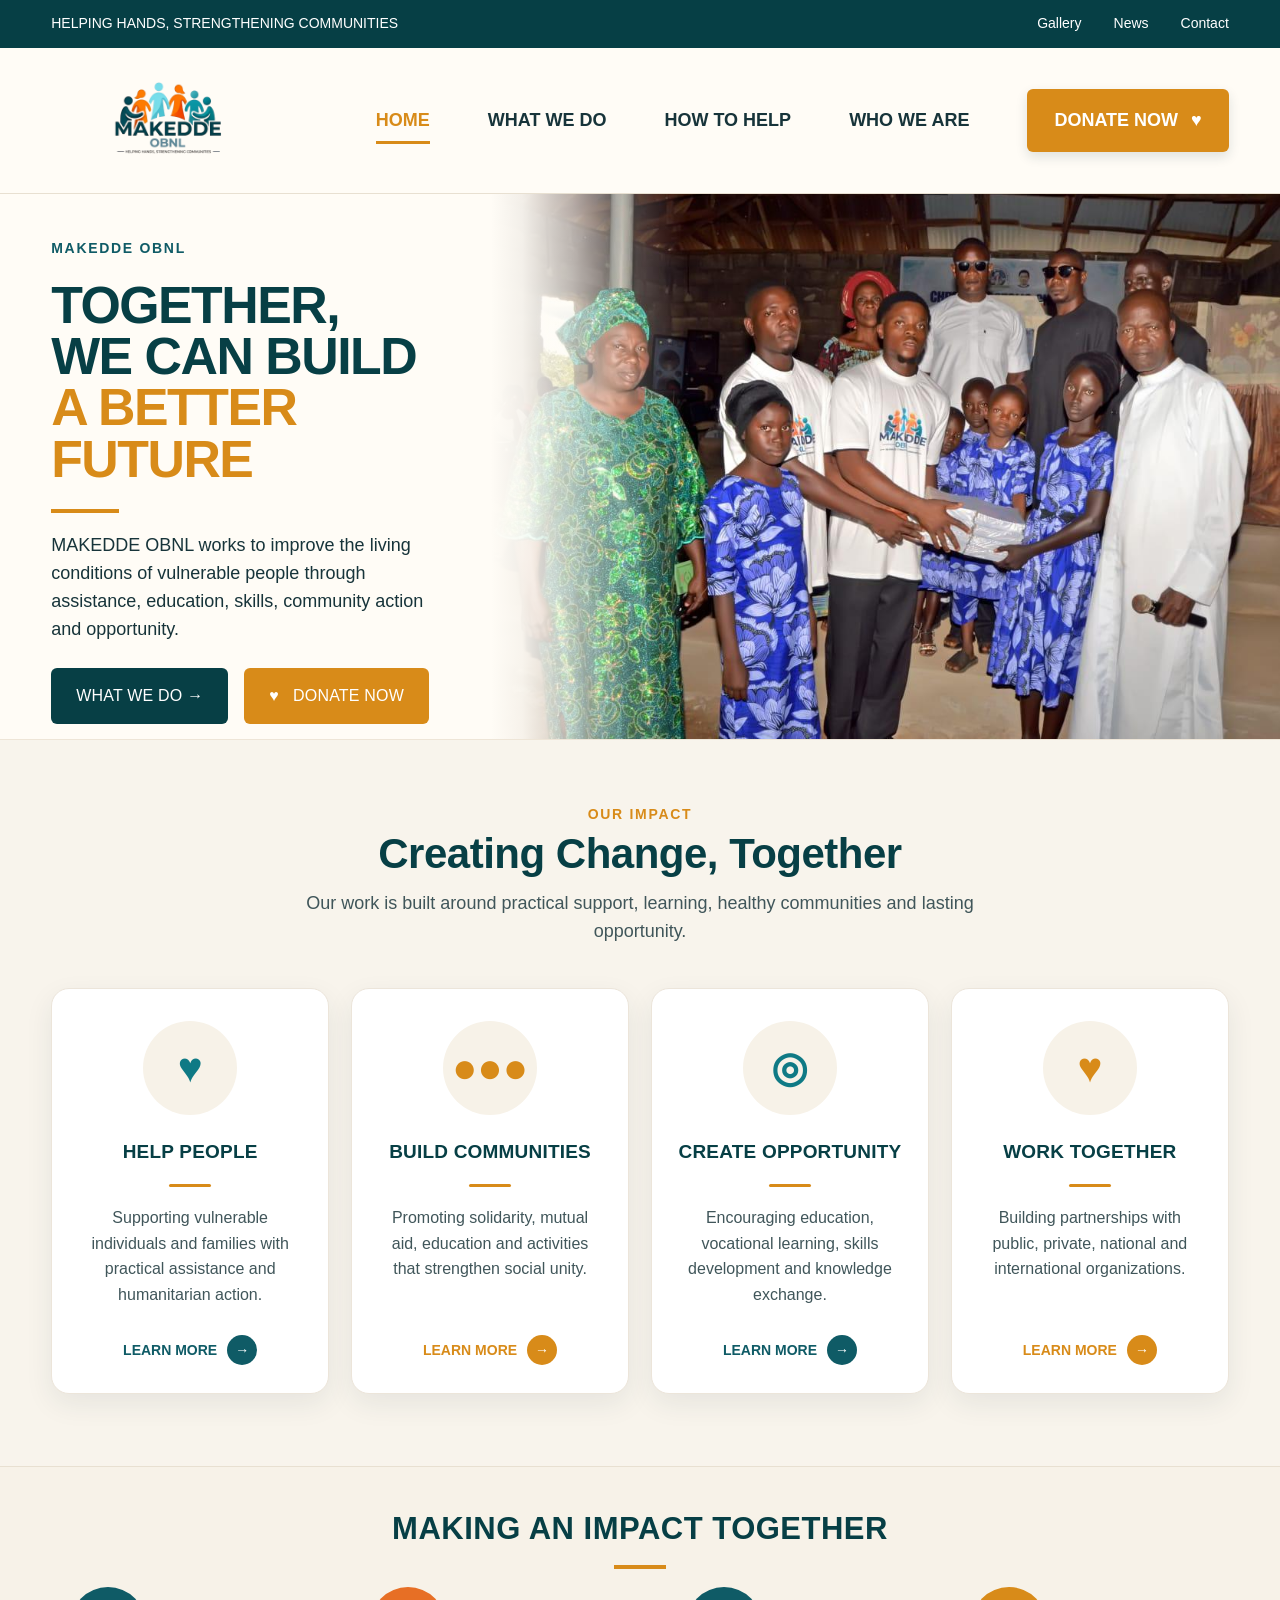
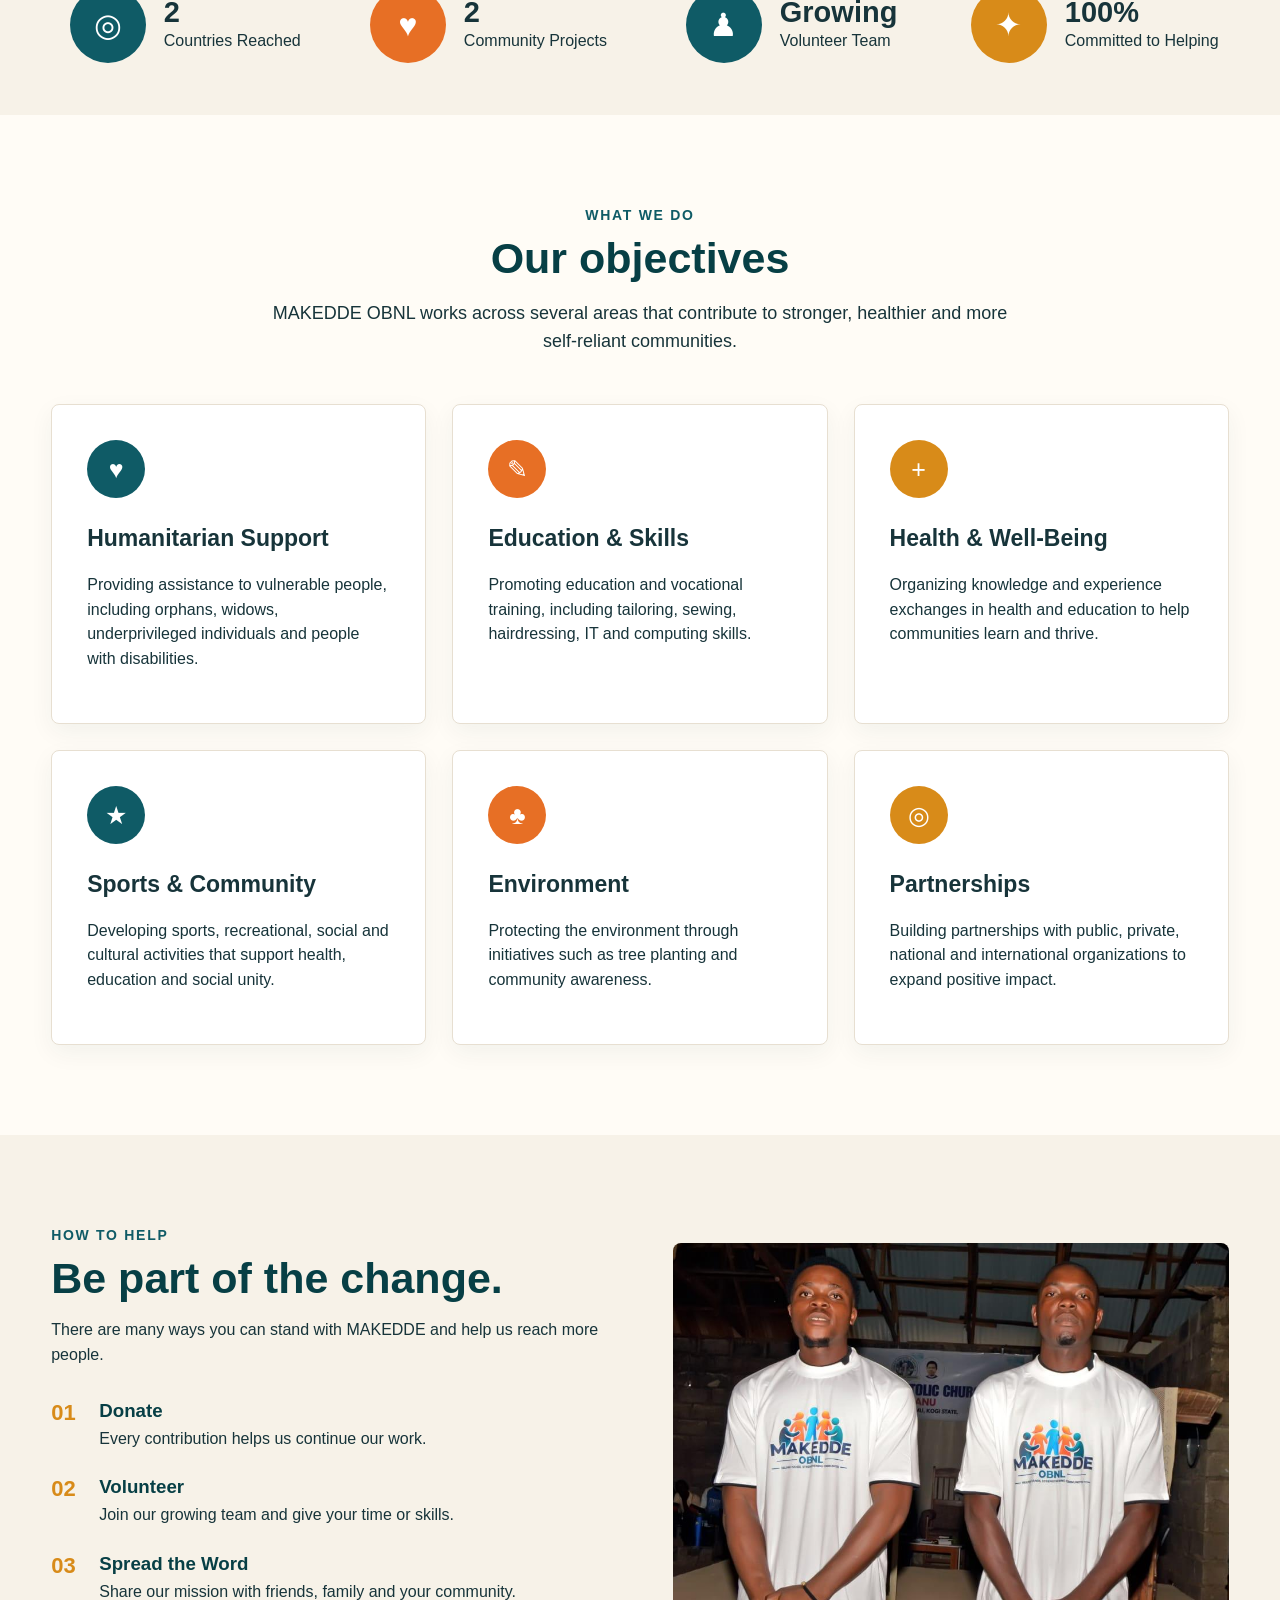
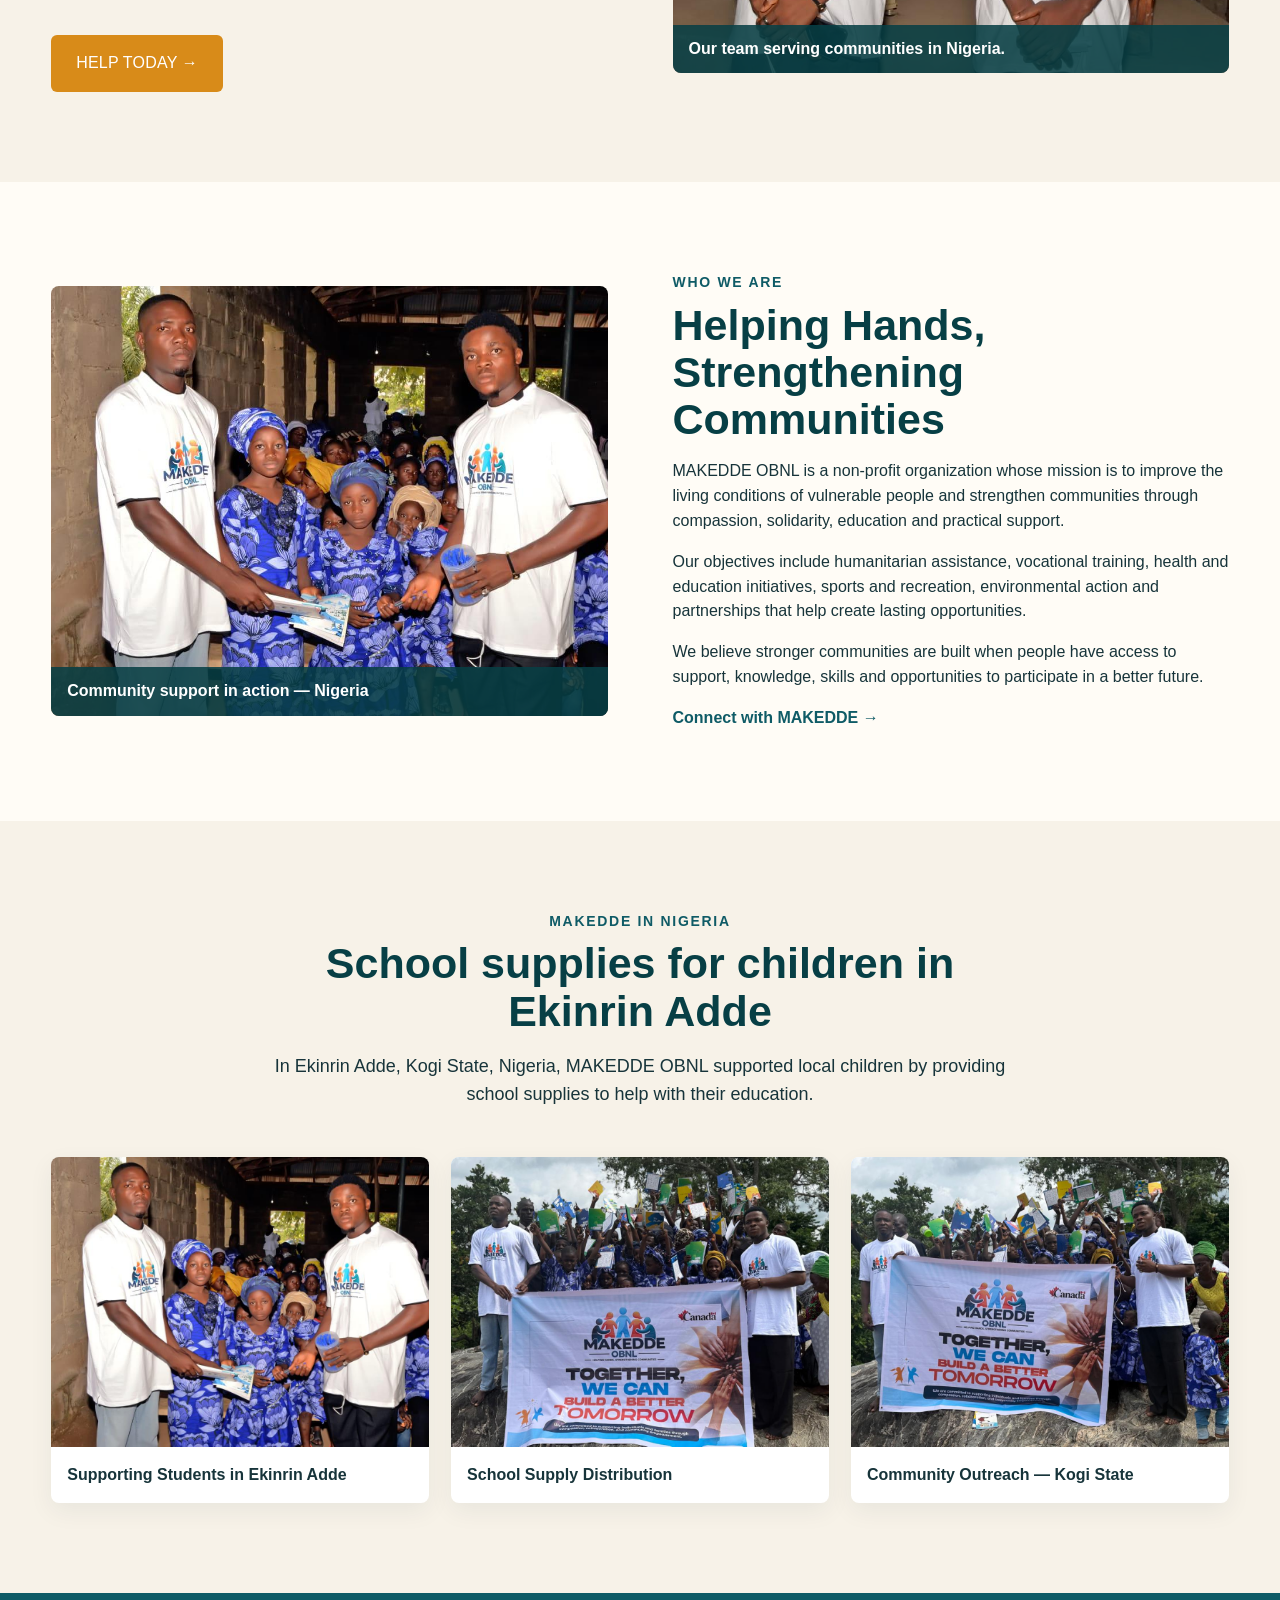
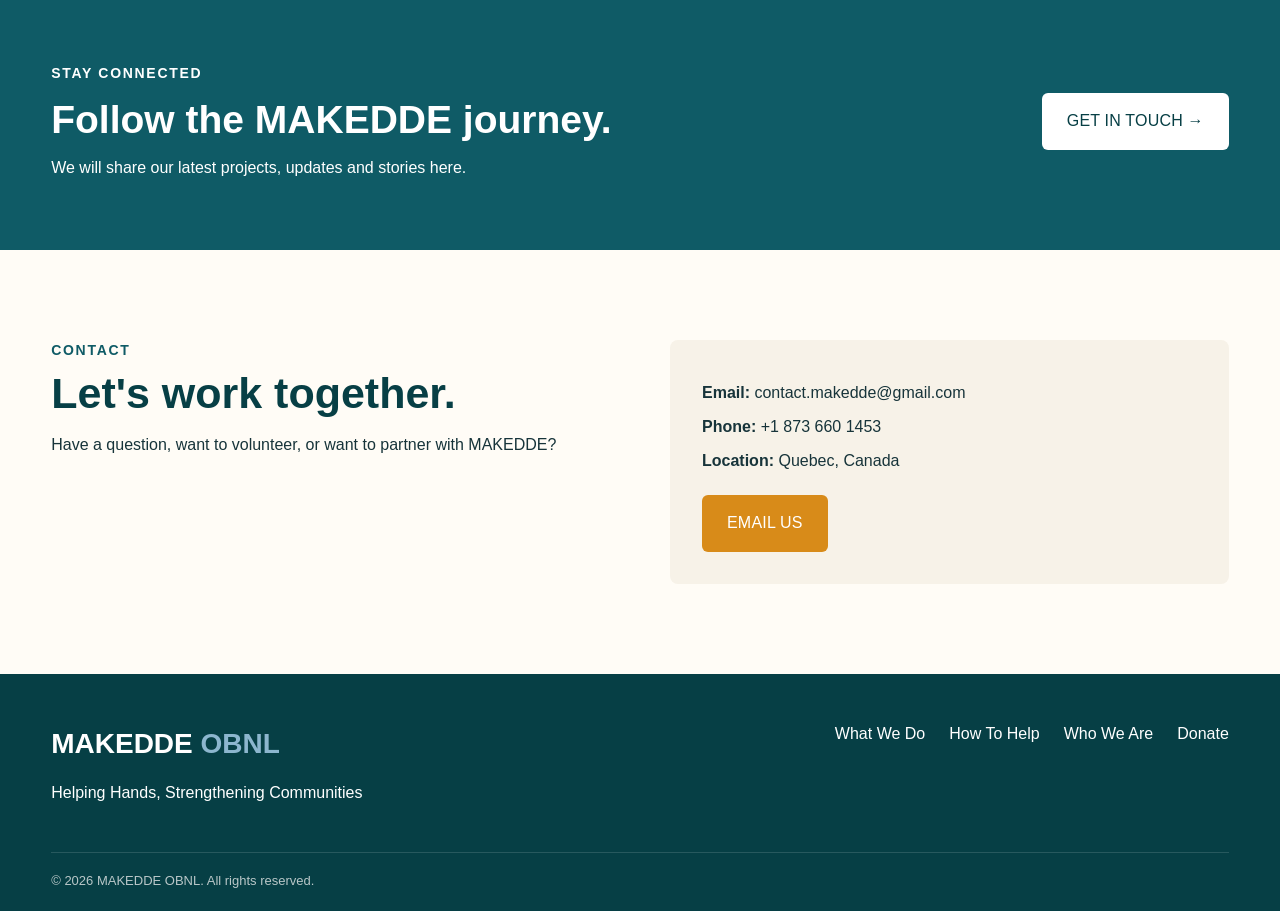
<file: index.html>
<!DOCTYPE html>
<html lang="en"><head><meta charset="UTF-8"><meta name="viewport" content="width=device-width, initial-scale=1.0"><title>MAKEDDE OBNL | Helping Hands, Strengthening Communities</title><meta name="description" content="MAKEDDE OBNL is a non-profit organization supporting vulnerable people through humanitarian assistance, education, skills development, health, sports, environmental action and community partnerships."><link rel="stylesheet" href="styles.css"></head><body>
<header class="site-header"><div class="topbar"><div class="container topbar-inner"><span>HELPING HANDS, STRENGTHENING COMMUNITIES</span><div class="top-links"><a href="#stories">Gallery</a><a href="#news">News</a><a href="#contact">Contact</a></div></div></div><nav class="navbar"><div class="container nav-inner"><a class="logo" href="#home"><img class="logo-image" src="LogoMakedde Transparent.png" alt="MAKEDDE OBNL official logo"></a><button class="menu-toggle" aria-label="Open menu">☰</button><div class="nav-links"><a class="active" href="#home">HOME</a><a href="#what-we-do">WHAT WE DO</a><a href="#how-to-help">HOW TO HELP</a><a href="#about">WHO WE ARE</a><a class="nav-donate" href="donate.html">DONATE NOW <span>♥</span></a></div></div></nav></header>
<main id="home"><section class="hero mockup-hero"><div class="container hero-grid"><div class="hero-copy"><p class="eyebrow blue">MAKEDDE OBNL</p><h1>TOGETHER,<br>WE CAN BUILD<br><em>A BETTER<br>FUTURE</em></h1><div class="gold-line"></div><p class="hero-text">MAKEDDE OBNL works to improve the living conditions of vulnerable people through assistance, education, skills, community action and opportunity.</p><div class="hero-buttons"><a class="btn btn-teal" href="#what-we-do">WHAT WE DO <span>→</span></a><a class="btn btn-gold" href="donate.html">♥ &nbsp; DONATE NOW</a></div></div><div class="hero-photo"><img src="3.png" alt="MAKEDDE OBNL supporting children and families during community outreach in Nigeria"><div class="photo-shade"></div></div></div></section>
<section class="mission-strip"><div class="container"><div class="mission-intro"><p class="eyebrow mission-label">OUR IMPACT</p><h2>Creating Change, Together</h2><p>Our work is built around practical support, learning, healthy communities and lasting opportunity.</p></div><div class="mission-pillars"><article class="mission-pillar"><div class="mission-symbol">♥</div><h3>HELP PEOPLE</h3><div class="mission-divider"></div><p>Supporting vulnerable individuals and families with practical assistance and humanitarian action.</p><a href="#what-we-do" class="mission-link">LEARN MORE <span>→</span></a></article><article class="mission-pillar"><div class="mission-symbol gold-symbol">●●●</div><h3>BUILD COMMUNITIES</h3><div class="mission-divider"></div><p>Promoting solidarity, mutual aid, education and activities that strengthen social unity.</p><a href="#what-we-do" class="mission-link gold-link">LEARN MORE <span>→</span></a></article><article class="mission-pillar"><div class="mission-symbol">◎</div><h3>CREATE OPPORTUNITY</h3><div class="mission-divider"></div><p>Encouraging education, vocational learning, skills development and knowledge exchange.</p><a href="#what-we-do" class="mission-link">LEARN MORE <span>→</span></a></article><article class="mission-pillar"><div class="mission-symbol gold-symbol">♥</div><h3>WORK TOGETHER</h3><div class="mission-divider"></div><p>Building partnerships with public, private, national and international organizations.</p><a href="#about" class="mission-link gold-link">LEARN MORE <span>→</span></a></article></div></div></section>
<section class="impact-section"><div class="container"><div class="section-title"><h2>MAKING AN IMPACT TOGETHER</h2><div class="gold-line centered"></div></div><div class="stats"><div class="stat"><div class="stat-icon teal">◎</div><div><strong>2</strong><span>Countries Reached</span></div></div><div class="stat"><div class="stat-icon orange">♥</div><div><strong>2</strong><span>Community Projects</span></div></div><div class="stat"><div class="stat-icon teal">♟</div><div><strong>Growing</strong><span>Volunteer Team</span></div></div><div class="stat"><div class="stat-icon gold">✦</div><div><strong>100%</strong><span>Committed to Helping</span></div></div></div></div></section>
<section id="what-we-do" class="section"><div class="container"><div class="section-heading"><p class="eyebrow blue">WHAT WE DO</p><h2>Our objectives</h2><p>MAKEDDE OBNL works across several areas that contribute to stronger, healthier and more self-reliant communities.</p></div><div class="cards"><article class="card"><div class="icon teal">♥</div><h3>Humanitarian Support</h3><p>Providing assistance to vulnerable people, including orphans, widows, underprivileged individuals and people with disabilities.</p></article><article class="card"><div class="icon orange">✎</div><h3>Education & Skills</h3><p>Promoting education and vocational training, including tailoring, sewing, hairdressing, IT and computing skills.</p></article><article class="card"><div class="icon gold">+</div><h3>Health & Well-Being</h3><p>Organizing knowledge and experience exchanges in health and education to help communities learn and thrive.</p></article><article class="card"><div class="icon teal">★</div><h3>Sports & Community</h3><p>Developing sports, recreational, social and cultural activities that support health, education and social unity.</p></article><article class="card"><div class="icon orange">♣</div><h3>Environment</h3><p>Protecting the environment through initiatives such as tree planting and community awareness.</p></article><article class="card"><div class="icon gold">◎</div><h3>Partnerships</h3><p>Building partnerships with public, private, national and international organizations to expand positive impact.</p></article></div></div></section>
<section id="how-to-help" class="section cream"><div class="container two-column"><div><p class="eyebrow blue">HOW TO HELP</p><h2>Be part of the change.</h2><p>There are many ways you can stand with MAKEDDE and help us reach more people.</p><div class="help-list"><div><span>01</span><div><h3>Donate</h3><p>Every contribution helps us continue our work.</p></div></div><div><span>02</span><div><h3>Volunteer</h3><p>Join our growing team and give your time or skills.</p></div></div><div><span>03</span><div><h3>Spread the Word</h3><p>Share our mission with friends, family and your community.</p></div></div></div><a class="btn btn-gold" href="donate.html">HELP TODAY →</a></div><div class="feature-photo"><img src="2.png" alt="MAKEDDE OBNL volunteers in Nigeria"><div class="photo-caption">Our team serving communities in Nigeria.</div></div></div></section>
<section id="about" class="section"><div class="container two-column"><div class="feature-photo"><img src="1.png" alt="MAKEDDE OBNL community support project in Nigeria"><div class="photo-caption">Community support in action — Nigeria</div></div><div><p class="eyebrow blue">WHO WE ARE</p><h2>Helping Hands, Strengthening Communities</h2><p>MAKEDDE OBNL is a non-profit organization whose mission is to improve the living conditions of vulnerable people and strengthen communities through compassion, solidarity, education and practical support.</p><p>Our objectives include humanitarian assistance, vocational training, health and education initiatives, sports and recreation, environmental action and partnerships that help create lasting opportunities.</p><p>We believe stronger communities are built when people have access to support, knowledge, skills and opportunities to participate in a better future.</p><a class="text-link" href="#contact">Connect with MAKEDDE →</a></div></div></section>
<section id="stories" class="section cream"><div class="container"><div class="section-heading"><p class="eyebrow blue">MAKEDDE IN NIGERIA</p><h2>School supplies for children in Ekinrin Adde</h2><p>In Ekinrin Adde, Kogi State, Nigeria, MAKEDDE OBNL supported local children by providing school supplies to help with their education.</p></div><div class="gallery"><div class="gallery-item"><img src="1.png" alt="MAKEDDE volunteers supporting children in Ekinrin Adde, Kogi State, Nigeria"><span>Supporting Students in Ekinrin Adde</span></div><div class="gallery-item"><img src="4.png" alt="Children holding school supplies during MAKEDDE outreach in Ekinrin Adde"><span>School Supply Distribution</span></div><div class="gallery-item"><img src="5.png" alt="MAKEDDE community outreach in Ekinrin Adde, Kogi State"><span>Community Outreach — Kogi State</span></div></div></div></section>
<section id="news" class="news-section"><div class="container news-inner"><div><p class="eyebrow">STAY CONNECTED</p><h2>Follow the MAKEDDE journey.</h2><p>We will share our latest projects, updates and stories here.</p></div><a class="btn btn-white" href="#contact">GET IN TOUCH →</a></div></section>
<section id="contact" class="section"><div class="container contact"><div><p class="eyebrow blue">CONTACT</p><h2>Let's work together.</h2><p>Have a question, want to volunteer, or want to partner with MAKEDDE?</p></div><div class="contact-box"><p><strong>Email:</strong> <a href="mailto:contact.makedde@gmail.com">contact.makedde@gmail.com</a></p><p><strong>Phone:</strong> <a href="tel:+18736601453">+1 873 660 1453</a></p><p><strong>Location:</strong> Quebec, Canada</p><button class="btn btn-gold email-us-button" type="button" id="openContactForm">EMAIL US</button></div></div></section></main>
<div class="contact-modal" id="contactModal" aria-hidden="true"><div class="contact-modal-backdrop" data-close-modal></div><div class="contact-modal-card" role="dialog" aria-modal="true" aria-labelledby="contactFormTitle"><button class="modal-close" type="button" aria-label="Close contact form" data-close-modal>×</button><p class="eyebrow blue">CONTACT MAKEDDE</p><h2 id="contactFormTitle">Send us a message</h2><p>Fill out the form below and your message will be sent to our team.</p><form class="contact-form" id="contactForm" action="https://formsubmit.co/contact.makedde@gmail.com" method="POST"><input type="hidden" name="_subject" id="contactSubject" value="New message from makedde.org"><input type="hidden" name="_template" value="table"><input type="hidden" name="_captcha" value="false"><input type="hidden" name="_next" value="https://makedde.org/?message=sent#contact"><label for="contactName">Your name</label><input id="contactName" name="name" type="text" autocomplete="name" required placeholder="Your name"><label for="contactEmail">Your email</label><input id="contactEmail" name="email" type="email" autocomplete="email" required placeholder="you@example.com"><label for="contactMessage">What would you like to tell us?</label><textarea id="contactMessage" name="message" rows="6" required placeholder="Write your message here..."></textarea><button class="btn btn-gold full" type="submit">SEND MESSAGE →</button></form></div></div>
<footer><div class="container footer-inner"><div><div class="footer-logo">MAKEDDE <span>OBNL</span></div><p>Helping Hands, Strengthening Communities</p></div><div class="footer-links"><a href="#what-we-do">What We Do</a><a href="#how-to-help">How To Help</a><a href="#about">Who We Are</a><a href="donate.html">Donate</a></div></div><div class="container copyright">© 2026 MAKEDDE OBNL. All rights reserved.</div></footer><script src="script.js"></script></body></html>
</file>
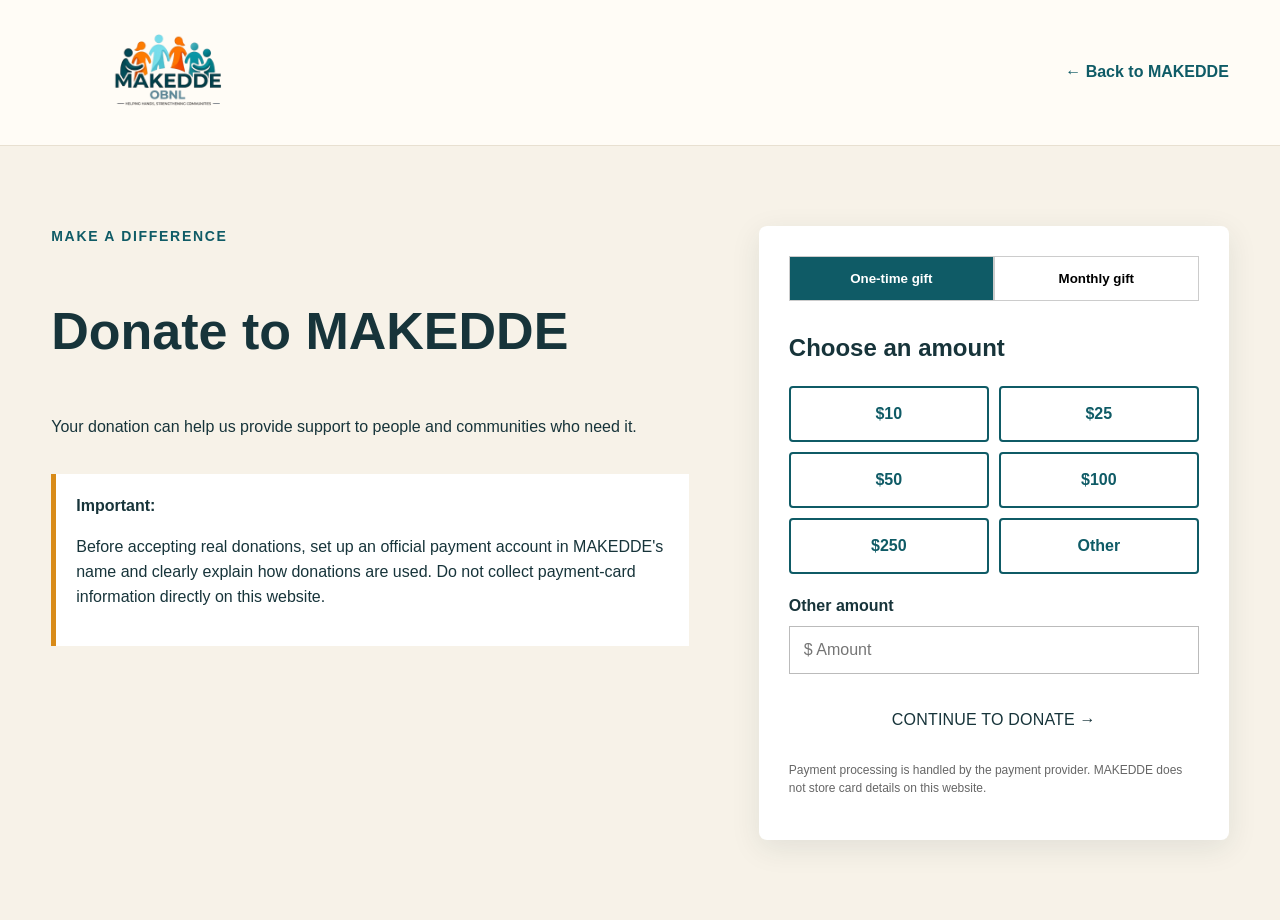
<file: donate.html>
<!DOCTYPE html>
<html lang="en"><head><meta charset="UTF-8"><meta name="viewport" content="width=device-width, initial-scale=1.0"><title>Donate | MAKEDDE OBNL</title><link rel="stylesheet" href="styles.css"></head><body>
<header class="site-header"><nav class="navbar"><div class="container nav-inner"><a class="logo" href="index.html"><img class="logo-image" src="LogoMakedde Transparent.png" alt="MAKEDDE OBNL official logo"></a><a class="back-link" href="index.html">← Back to MAKEDDE</a></div></nav></header>
<main class="donate-page"><div class="container donate-layout"><section class="donate-intro"><p class="eyebrow blue">MAKE A DIFFERENCE</p><h1>Donate to MAKEDDE</h1><p>Your donation can help us provide support to people and communities who need it.</p><div class="trust-box"><strong>Important:</strong><p>Before accepting real donations, set up an official payment account in MAKEDDE's name and clearly explain how donations are used. Do not collect payment-card information directly on this website.</p></div></section><section class="donate-card"><div class="gift-tabs"><button class="active" type="button">One-time gift</button><button type="button">Monthly gift</button></div><h2>Choose an amount</h2><div class="amounts"><button type="button">$10</button><button type="button">$25</button><button type="button">$50</button><button type="button">$100</button><button type="button">$250</button><button type="button">Other</button></div><label for="custom">Other amount</label><input id="custom" type="number" min="1" placeholder="$ Amount"><a class="btn btn-red full" href="YOUR_PAYPAL_OR_STRIPE_DONATION_LINK">CONTINUE TO DONATE →</a><p class="small">Payment processing is handled by the payment provider. MAKEDDE does not store card details on this website.</p></section></div></main></body></html>
</file>
<file: styles.css>
*{box-sizing:border-box}html{scroll-behavior:smooth}body{margin:0;font-family:Arial,Helvetica,sans-serif;color:#17343A;line-height:1.55;background:#FFFCF6}a{text-decoration:none;color:inherit}.container{width:min(1360px,92%);margin:auto}.topbar{background:#063F45;color:#fff;font-size:14px}.topbar-inner{height:48px;display:flex;justify-content:space-between;align-items:center}.top-links{display:flex;gap:32px}.top-links a:hover{opacity:.75}.navbar{background:#FFFCF6;color:#17343A;position:sticky;top:0;z-index:20;border-bottom:1px solid #e8e0d1}.nav-inner{min-height:145px;display:flex;align-items:center;justify-content:space-between}.logo{display:block;width:245px}.logo-image{width:230px;height:130px;object-fit:contain;display:block}.nav-links{display:flex;align-items:center;gap:58px;font-weight:800;font-size:18px}.nav-links a{padding:12px 0;position:relative}.nav-links a.active{color:#D88B19}.nav-links a.active:after{content:"";position:absolute;height:3px;background:#D88B19;left:0;right:0;bottom:2px}.nav-donate{background:#D88B19!important;color:#fff!important;padding:18px 27px!important;border-radius:6px;box-shadow:0 5px 12px #17343a22}.nav-donate span{font-size:18px;margin-left:8px}.menu-toggle{display:none;background:none;border:0;color:#17343A;font-size:28px}.hero{background:#FFFCF6;overflow:hidden}.mockup-hero .hero-grid{display:grid;grid-template-columns:36% 64%;height:545px;align-items:stretch}.mockup-hero .hero-copy{padding:44px 20px 42px 0;display:flex;flex-direction:column;justify-content:center;z-index:3}.eyebrow{font-size:14px;font-weight:900;letter-spacing:1.7px;margin:0 0 8px}.eyebrow.blue{color:#0F5B66}.mockup-hero h1{font-size:clamp(46px,4.05vw,66px);line-height:.99;letter-spacing:-1.5px;margin:12px 0 22px;color:#073F45}.mockup-hero h1 em{font-style:normal;color:#D88B19}.gold-line{width:68px;height:4px;background:#D88B19;margin:2px 0 19px}.gold-line.centered{margin:12px auto 0;width:52px}.hero-text{font-size:18px;max-width:430px;margin:0 0 22px}.hero-buttons{display:flex;gap:16px;margin-top:2px}.btn{display:inline-block;padding:16px 25px;font-weight:900;border-radius:6px;transition:.2s;letter-spacing:.2px;border:0;cursor:pointer;font:inherit}.btn-teal{background:#073F45;color:#fff}.btn-teal:hover{background:#0F5B66;transform:translateY(-1px)}.btn-gold{background:#D88B19;color:#fff}.btn-gold:hover{background:#b96f0d;transform:translateY(-1px)}.btn-white{background:#fff;color:#073F45}.mockup-hero .hero-photo{position:relative;min-width:0;overflow:visible;margin-right:calc((100vw - min(1360px,92vw))/ -2)}.mockup-hero .hero-photo img{position:absolute;inset:0;width:100%;height:100%;object-fit:cover;object-position:48% 47%;display:block}.photo-shade{position:absolute;z-index:2;top:0;bottom:0;left:-1px;width:210px;background:linear-gradient(90deg,#FFFCF6 0%,#FFFCF6 8%,rgba(255,252,246,.94) 23%,rgba(255,252,246,.67) 47%,rgba(255,252,246,.28) 72%,transparent 100%)}.mission-strip{background:#F8F4EC;padding:64px 0 72px;border-top:1px solid #eee5d7}.mission-intro{text-align:center;max-width:760px;margin:0 auto}.mission-label{color:#D88B19;margin-bottom:6px}.mission-intro h2{font-size:42px;line-height:1.05;color:#073F45;margin:4px 0 14px;letter-spacing:-.5px}.mission-intro>p:last-child{margin:0;font-size:18px;color:#40565A}.mission-pillars{display:grid;grid-template-columns:repeat(4,1fr);gap:22px;margin-top:42px}.mission-pillar{background:#fff;border:1px solid #ece5da;border-radius:18px;padding:32px 26px 28px;text-align:center;box-shadow:0 10px 28px rgba(23,52,58,.08);display:flex;flex-direction:column;align-items:center;min-height:360px;transition:transform .2s ease,box-shadow .2s ease}.mission-pillar:hover{transform:translateY(-4px);box-shadow:0 16px 36px rgba(23,52,58,.12)}.mission-symbol{width:94px;height:94px;border-radius:50%;background:#F7F2E8;display:grid;place-items:center;font-size:42px;line-height:1;color:#0F7A85;text-align:center;font-weight:900;margin-bottom:22px}.gold-symbol{color:#D88B19}.mission-pillar h3{font-size:19px;margin:0;color:#073F45;letter-spacing:.2px}.mission-divider{width:42px;height:3px;background:#D88B19;border-radius:4px;margin:18px auto}.mission-pillar p{font-size:16px;line-height:1.6;margin:0;color:#40565A;max-width:245px}.mission-link{margin-top:auto;padding-top:28px;font-weight:900;font-size:14px;color:#0F5B66;display:inline-flex;align-items:center;gap:10px}.mission-link span{width:30px;height:30px;border-radius:50%;background:#0F5B66;color:#fff;display:grid;place-items:center}.gold-link{color:#D88B19}.gold-link span{background:#D88B19}.impact-section{background:#F7F2E8;padding:38px 0 52px;border-top:1px solid #e8e0d1}.section-title{text-align:center}.section-title h2{font-size:31px;letter-spacing:.5px;margin:0;color:#073F45}.stats{display:grid;grid-template-columns:repeat(4,1fr);gap:35px;margin-top:18px}.stat{display:flex;align-items:center;gap:18px;justify-content:center}.stat-icon{width:76px;height:76px;border-radius:50%;display:grid;place-items:center;color:#fff;font-size:32px;flex:none}.stat-icon.teal{background:#0F5B66}.stat-icon.orange{background:#E76F25}.stat-icon.gold{background:#D88B19}.stat strong,.stat span{display:block}.stat strong{font-size:29px;line-height:1.1}.stat span{font-size:16px}.section{padding:90px 0}.cream{background:#F7F2E8}.section-heading{text-align:center;max-width:760px;margin:0 auto 48px}.section h2{font-size:43px;line-height:1.1;margin:8px 0 16px;color:#073F45}.section-heading>p:last-child{font-size:18px}.cards{display:grid;grid-template-columns:repeat(3,1fr);gap:26px}.card{padding:35px;background:#fff;border:1px solid #e7dfd1;box-shadow:0 8px 25px #17343a0e;border-radius:8px}.icon{width:58px;height:58px;border-radius:50%;display:grid;place-items:center;color:#fff;font-size:25px}.icon.teal{background:#0F5B66}.icon.orange{background:#E76F25}.icon.gold{background:#D88B19}.card h3{font-size:23px;margin-bottom:8px}.two-column{display:grid;grid-template-columns:1fr 1fr;gap:65px;align-items:center}.help-list{margin:28px 0}.help-list>div{display:flex;gap:18px;margin:19px 0}.help-list>div>span{font-weight:900;color:#D88B19;font-size:22px;min-width:30px}.help-list h3{margin:0;color:#073F45}.help-list p{margin:2px 0}.feature-photo{position:relative;overflow:hidden;border-radius:8px}.feature-photo img{width:100%;height:430px;object-fit:cover;display:block}.photo-caption{position:absolute;bottom:0;left:0;right:0;background:#073F45dd;color:#fff;padding:12px 16px;font-weight:700}.text-link{color:#0F5B66;font-weight:800}.gallery{display:grid;grid-template-columns:repeat(3,1fr);gap:22px}.gallery-item{background:#fff;border-radius:8px;overflow:hidden;box-shadow:0 8px 25px #17343a10}.gallery-item img{width:100%;height:290px;object-fit:cover;display:block}.gallery-item span{display:block;padding:16px;font-weight:800}.news-section{background:#0F5B66;color:#fff;padding:65px 0}.news-inner{display:flex;justify-content:space-between;align-items:center;gap:30px}.news-inner h2{font-size:39px;margin:4px 0}.news-inner p{margin:5px 0}.contact{display:grid;grid-template-columns:1fr 1fr;gap:60px}.contact-box{background:#F7F2E8;padding:32px;border-radius:8px}.contact-box p{margin:9px 0}.email-us-button{margin-top:12px}.contact-modal{position:fixed;inset:0;z-index:1000;display:none;align-items:center;justify-content:center;padding:24px}.contact-modal.open{display:flex}.contact-modal-backdrop{position:absolute;inset:0;background:#062f34cc;backdrop-filter:blur(3px)}.contact-modal-card{position:relative;z-index:1;width:min(560px,100%);max-height:90vh;overflow:auto;background:#FFFCF6;border-radius:12px;padding:34px;box-shadow:0 24px 70px #0005}.contact-modal-card h2{margin:4px 0 8px;color:#073F45;font-size:34px;line-height:1.1}.contact-modal-card>p{margin-top:0}.modal-close{position:absolute;top:14px;right:16px;width:40px;height:40px;border:0;border-radius:50%;background:#F7F2E8;color:#073F45;font-size:28px;line-height:1;cursor:pointer}.contact-form{margin-top:24px}.contact-form label{font-weight:800;display:block;margin-bottom:7px}.contact-form input,.contact-form textarea{width:100%;padding:14px;border:1px solid #b9b4aa;border-radius:6px;background:#fff;font:inherit;color:#17343A;margin-bottom:18px}.contact-form textarea{resize:vertical;min-height:150px}.contact-form input:focus,.contact-form textarea:focus{outline:3px solid #0F5B6622;border-color:#0F5B66}body.modal-open{overflow:hidden}footer{background:#063F45;color:#fff;padding:48px 0 20px}.footer-inner{display:flex;justify-content:space-between;gap:30px}.footer-logo{font-size:28px;font-weight:900;color:#fff}.footer-logo span{color:#8CB6CE}.footer-links{display:flex;gap:24px;flex-wrap:wrap}.copyright{border-top:1px solid #ffffff22;margin-top:30px;padding-top:18px;color:#b9c7c8;font-size:13px}.donate-page{padding:80px 0;min-height:80vh;background:#F7F2E8}.donate-layout{display:grid;grid-template-columns:1fr 470px;gap:70px;align-items:start}.donate-intro h1{font-size:52px}.trust-box{margin-top:35px;background:#fff;border-left:5px solid #D88B19;padding:20px}.donate-card{background:#fff;padding:30px;box-shadow:0 8px 30px #17343a18;border-radius:8px}.gift-tabs{display:grid;grid-template-columns:1fr 1fr;margin-bottom:28px}.gift-tabs button{padding:14px;border:1px solid #ccc;background:#fff;font-weight:800}.gift-tabs .active{background:#0F5B66;color:#fff}.amounts{display:grid;grid-template-columns:1fr 1fr;gap:10px;margin:15px 0 20px}.amounts button{padding:17px;border:2px solid #0F5B66;background:#fff;color:#0F5B66;font-weight:900;font-size:16px;border-radius:4px}.amounts button:hover{background:#0F5B66;color:#fff}label{font-weight:700;display:block;margin-bottom:7px}input{width:100%;padding:14px;border:1px solid #bbb;font-size:16px;margin-bottom:18px}.full{width:100%;text-align:center}.small{font-size:12px;color:#666}.back-link{font-weight:800;color:#0F5B66}@media(max-width:1100px){.mission-pillars{grid-template-columns:repeat(2,1fr)}}@media(max-width:900px){.top-links{display:none}.nav-inner{min-height:105px}.logo-image{width:175px;height:92px}.nav-links{display:none;position:absolute;top:105px;left:0;right:0;background:#0F5B66;color:#fff;flex-direction:column;align-items:stretch;padding:12px 4%;gap:0}.nav-links.open{display:flex}.nav-links a{padding:14px}.nav-links a.active{color:#fff}.nav-links a.active:after{display:none}.menu-toggle{display:block}.mockup-hero .hero-grid{grid-template-columns:1fr;height:auto}.mockup-hero .hero-copy{padding:55px 0}.mockup-hero .hero-photo{height:440px;overflow:hidden;margin-right:0}.mockup-hero .hero-photo img{position:relative;width:100%;height:100%;object-position:center}.photo-shade{inset:-1px 0 auto 0;width:auto;height:90px;background:linear-gradient(180deg,#FFFCF6 0%,rgba(255,252,246,.65) 35%,transparent 100%)}.stats{grid-template-columns:repeat(2,1fr)}.cards,.gallery,.two-column,.contact,.donate-layout{grid-template-columns:1fr}.section{padding:65px 0}.section h2{font-size:35px}.news-inner,.footer-inner{flex-direction:column;align-items:flex-start}.donate-layout{gap:35px}}@media(max-width:620px){.mission-strip{padding:50px 0}.mission-intro h2{font-size:34px}.mission-pillars{grid-template-columns:1fr}.mission-pillar{min-height:auto}.mission-pillar p{max-width:310px}}@media(max-width:520px){.topbar-inner{font-size:11px}.mockup-hero h1{font-size:43px}.hero-buttons{flex-direction:column;align-items:flex-start}.mockup-hero .hero-photo{height:330px}.stats{grid-template-columns:1fr}.gallery-item img{height:230px}.contact-modal{padding:14px}.contact-modal-card{padding:28px 20px 22px}.contact-modal-card h2{font-size:29px}}
</file>
